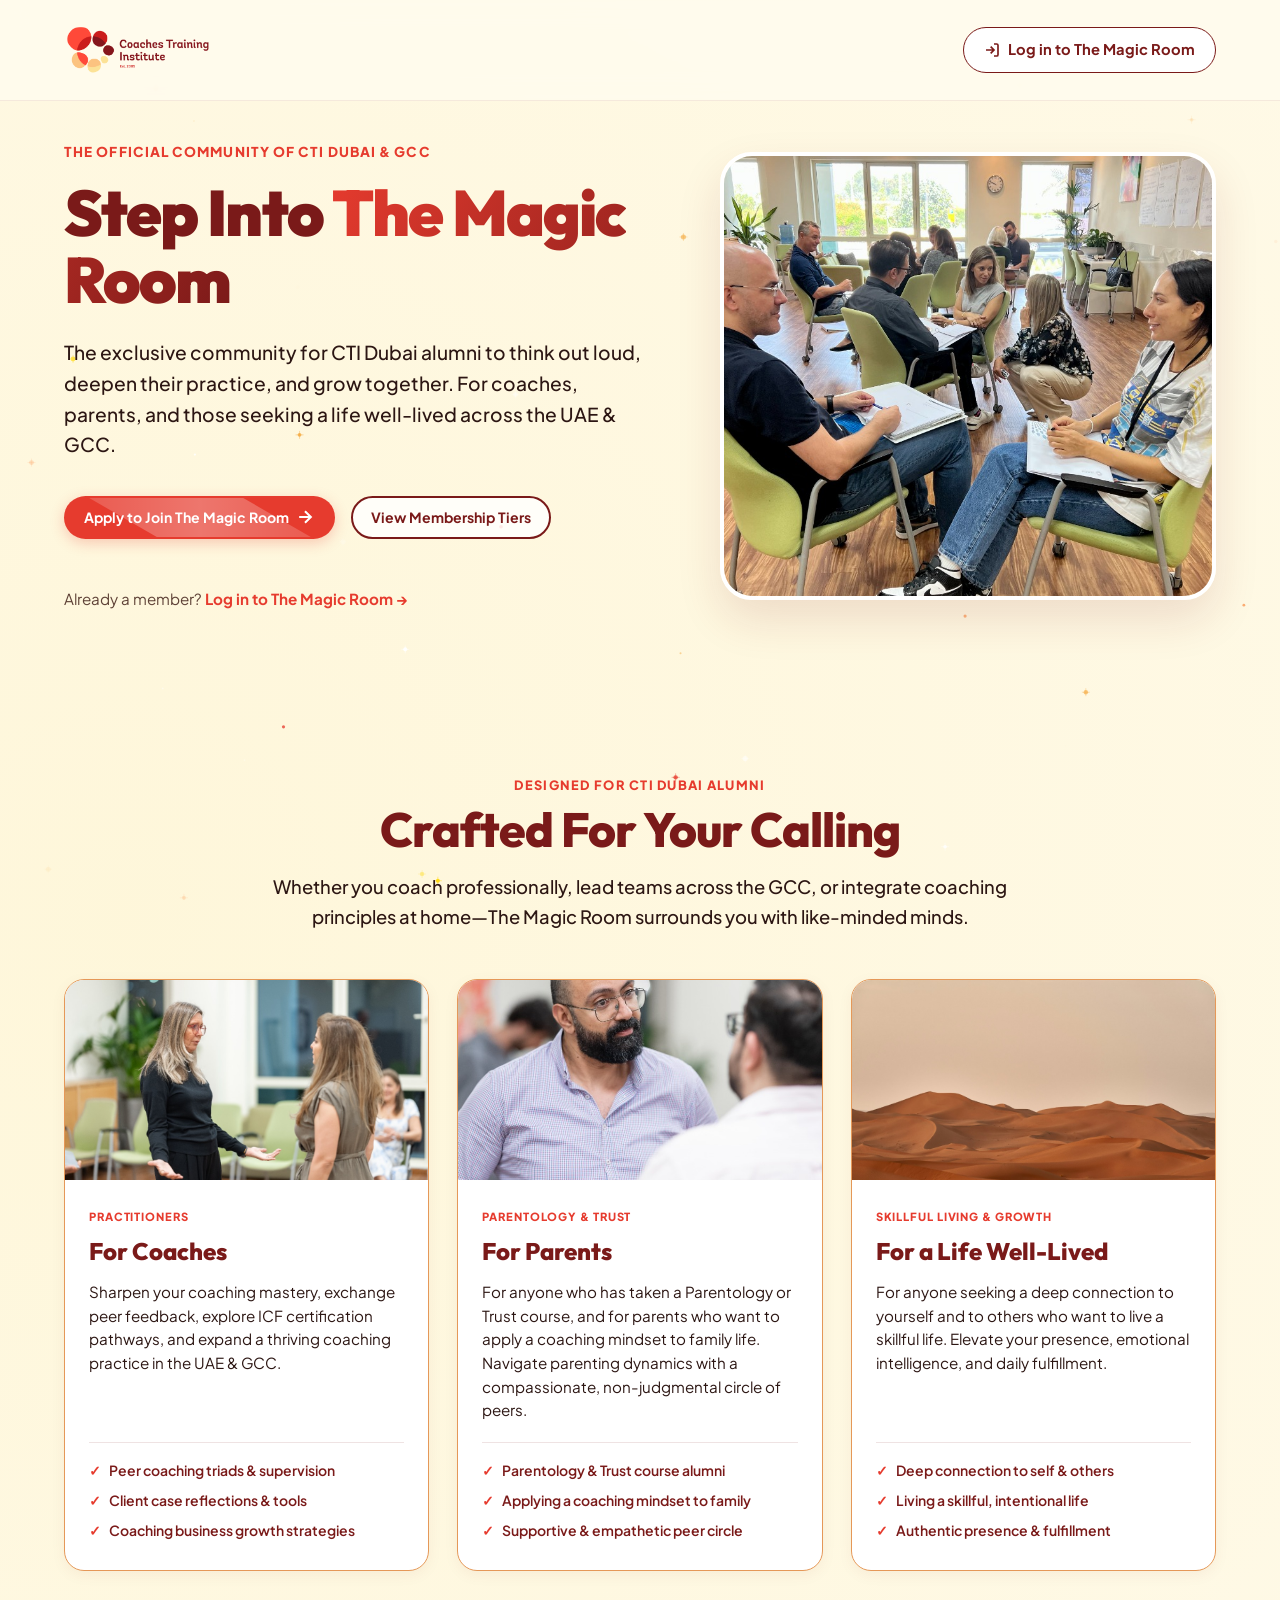
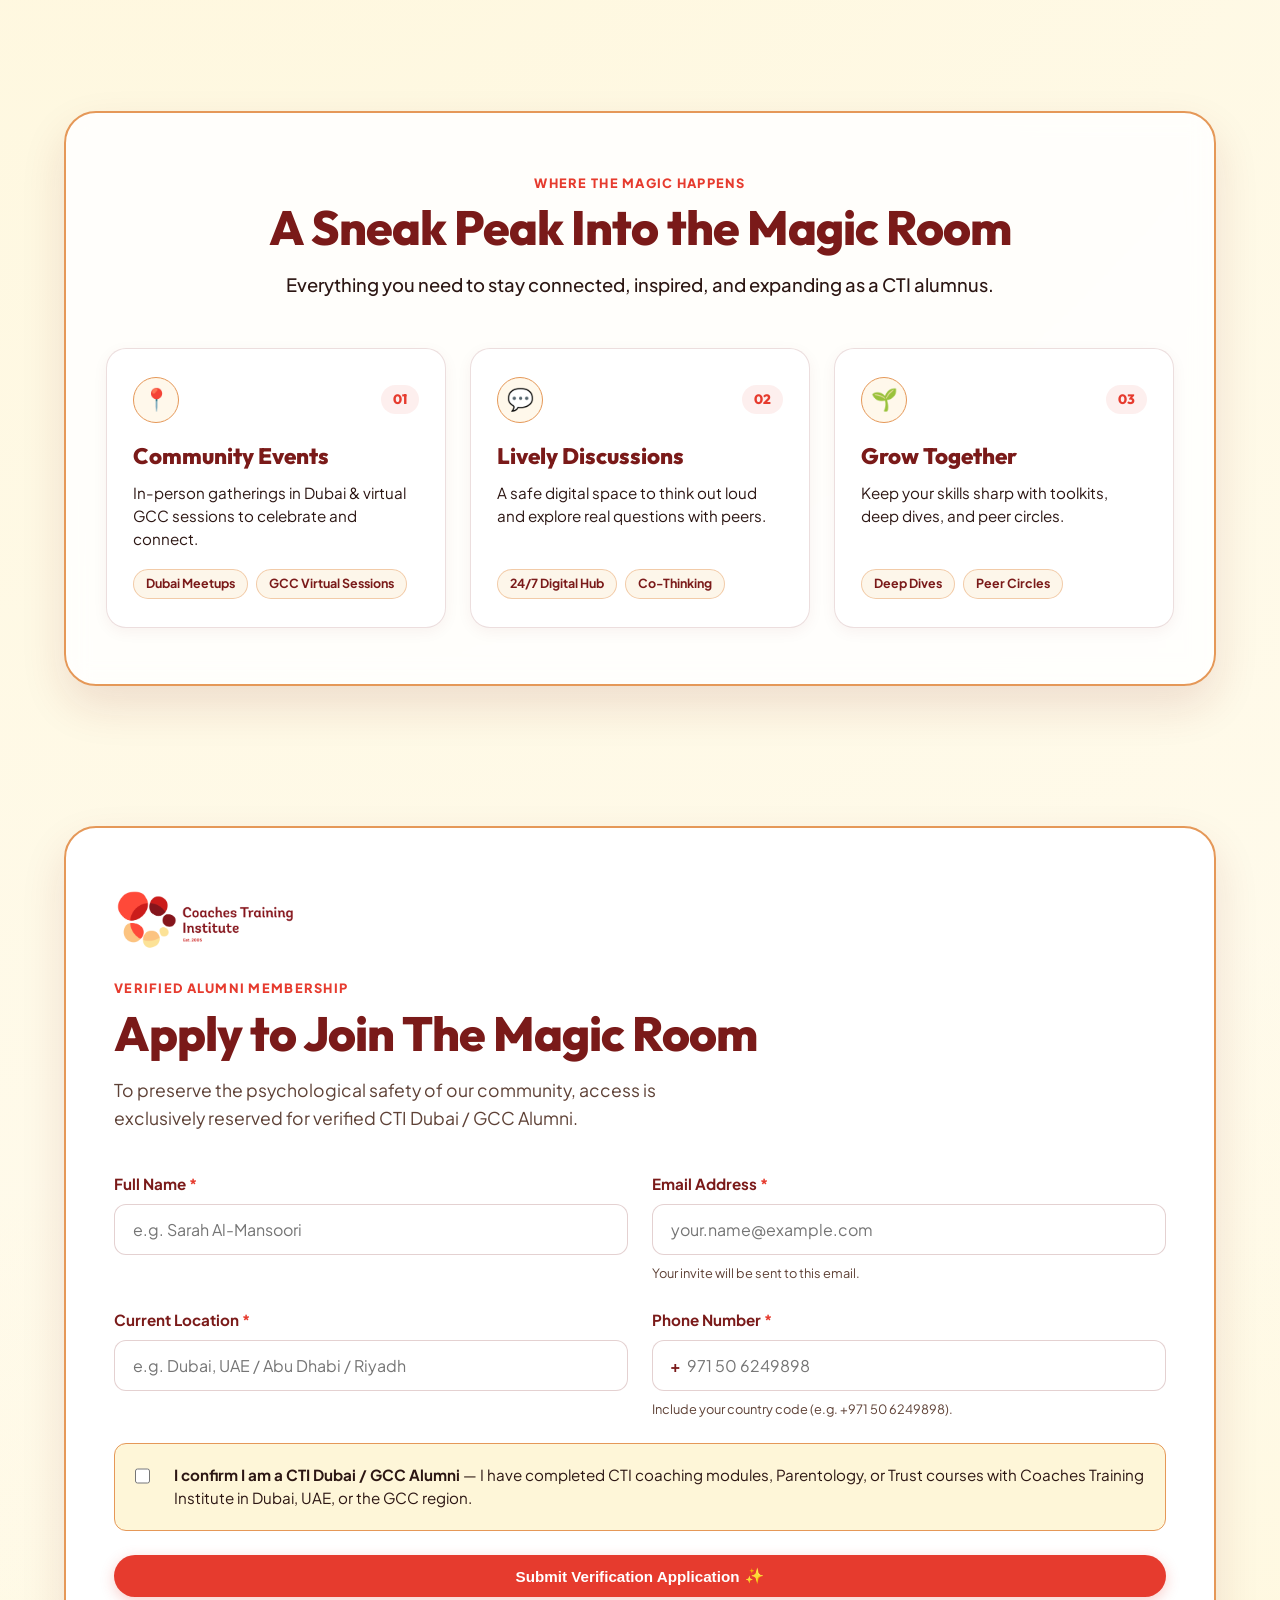
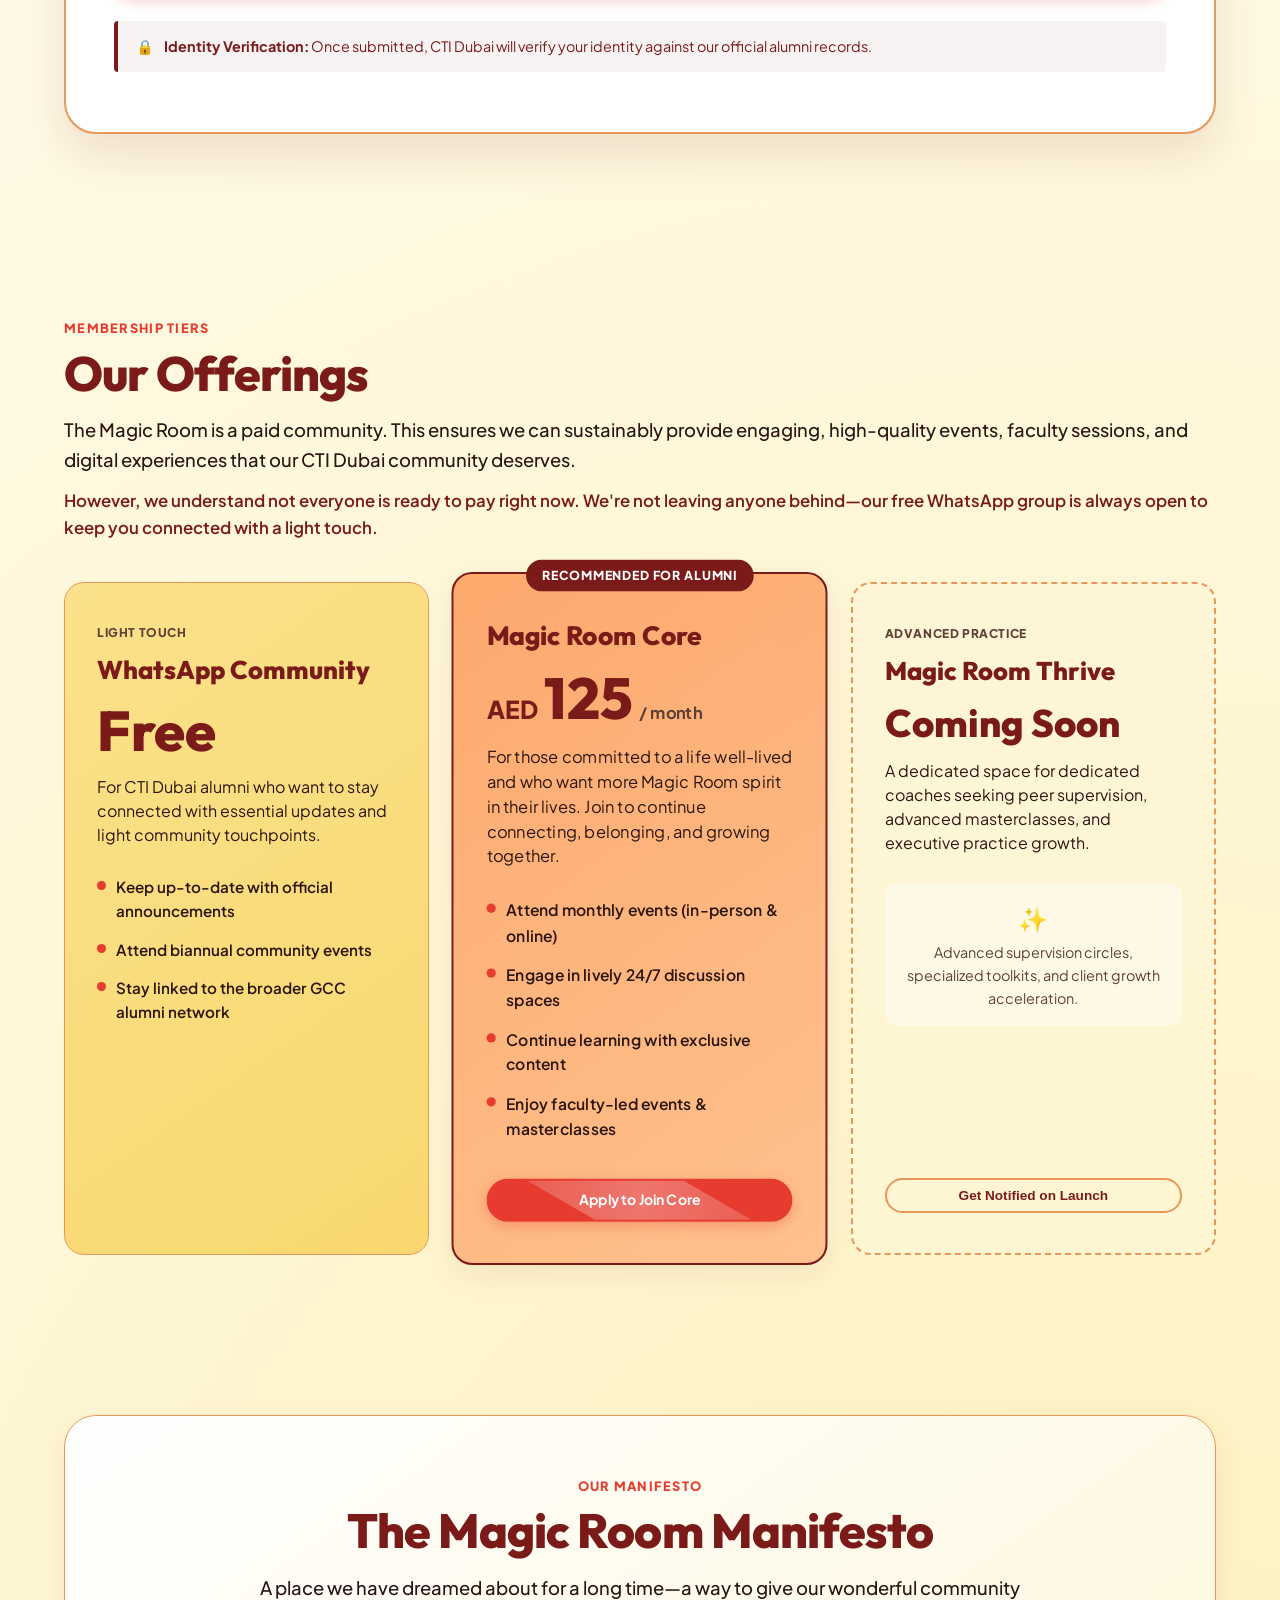
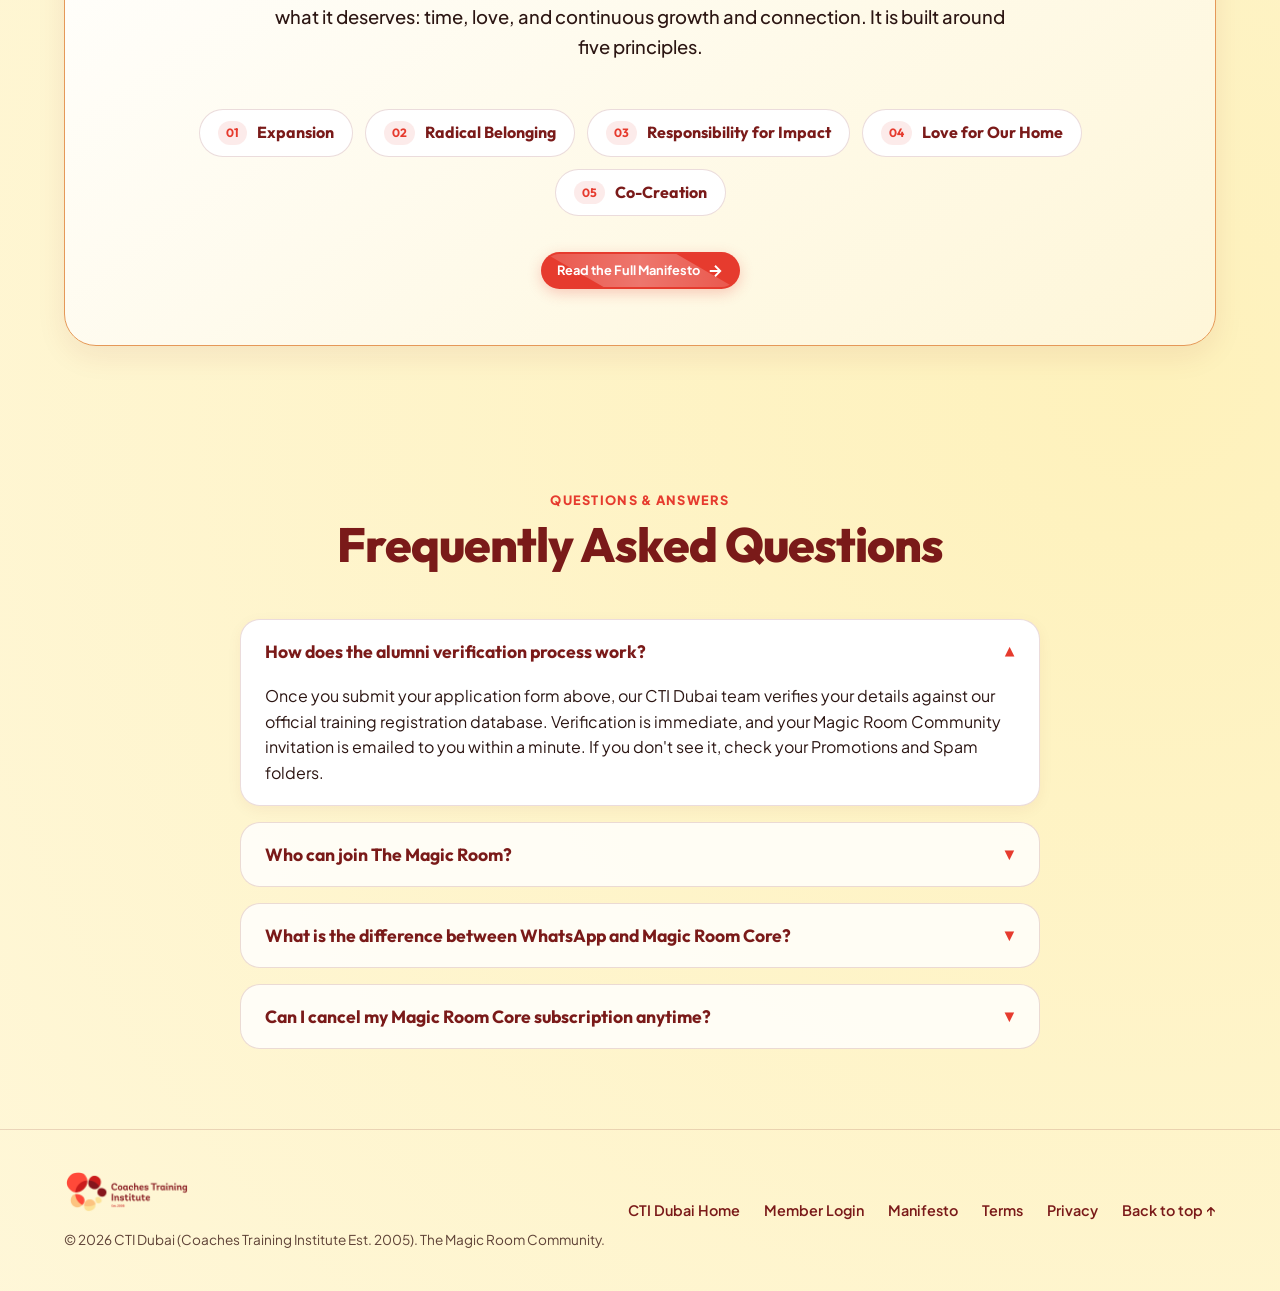
<file: index.html>
<!DOCTYPE html>
<html lang="en">
<head>
  <meta charset="UTF-8">
  <meta name="viewport" content="width=device-width, initial-scale=1.0">
  <title>The Magic Room | Official CTI Dubai & GCC Alumni Community</title>
  <meta name="description" content="The Magic Room is the official community space for Coaches Training Institute (CTI Dubai) alumni—coaches, parents, and leaders across the UAE & GCC.">
  
  <!-- Google Fonts -->
  <link rel="preconnect" href="https://fonts.googleapis.com">
  <link rel="preconnect" href="https://fonts.gstatic.com" crossorigin>
  <link href="https://fonts.googleapis.com/css2?family=Plus+Jakarta+Sans:wght@400;500;600;700;800&family=Outfit:wght@500;600;700;800;900&display=swap" rel="stylesheet">
  
  <!-- Favicon -->
  <link rel="icon" type="image/png" href="./images/favicon.png">
  <link rel="apple-touch-icon" href="./images/favicon.png">
  
  <link rel="stylesheet" href="index.css">
</head>
<body>

  <!-- Twinkling Ambient Sparkle Canvas for Subtle Touches of Magic -->
  <canvas id="magicSparkleCanvas"></canvas>

  <!-- Navigation Bar - Clean Branding / Logo Only -->
  <nav class="navbar">
    <div class="nav-container nav-brand-only">
      <a href="#" class="brand-logo">
        <img src="./images/cti_logo.png" alt="Coaches Training Institute Est. 2005" class="cti-main-logo">
      </a>
      <a href="https://community.magicroomgcc.com/" class="nav-login-btn" id="navLoginBtn">
        <svg width="16" height="16" viewBox="0 0 24 24" fill="none" stroke="currentColor" stroke-width="2.5"><path d="M15 3h4a2 2 0 0 1 2 2v14a2 2 0 0 1-2 2h-4M10 17l5-5-5-5M15 12H3"/></svg>
        <span>Log in to The Magic Room</span>
      </a>
    </div>
  </nav>

  <!-- Hero Section -->
  <section class="hero-section" id="about">
    <div class="hero-container">
      <div class="hero-content">
        <div class="hero-kicker-text">
          THE OFFICIAL COMMUNITY OF CTI DUBAI & GCC
        </div>
        
        <h1 class="hero-title">
          Step Into <span class="highlight-magic">The Magic Room</span>
        </h1>
        
        <p class="hero-subtitle">
          The exclusive community for CTI Dubai alumni to think out loud, deepen their practice, and grow together. For coaches, parents, and those seeking a life well-lived across the UAE &amp; GCC.
        </p>

        <div class="hero-cta-group">
          <a href="#apply-section" class="btn btn-primary btn-hero btn-sparkle">
            <span>Apply to Join The Magic Room</span>
            <svg width="20" height="20" viewBox="0 0 24 24" fill="none" stroke="currentColor" stroke-width="2.5"><path d="M5 12h14M12 5l7 7-7 7"/></svg>
          </a>
          <a href="#pricing" class="btn btn-secondary btn-hero">
            View Membership Tiers
          </a>
        </div>
        <p class="member-login-line">
          Already a member? <a href="https://community.magicroomgcc.com/" id="heroLoginLink">Log in to The Magic Room &rarr;</a>
        </p>
      </div>

      <div class="hero-visual">
        <div class="visual-card">
          <img src="./images/cti_dubai_workshop_room.jpg" alt="CTI Dubai Community Workshop Room" class="visual-img">
        </div>
      </div>
    </div>
  </section>

  <!-- Audience Persona Section: Who It's For -->
  <section class="persona-section" id="who-its-for">
    <div class="section-container">
      <div class="section-header center">
        <span class="section-kicker">DESIGNED FOR CTI DUBAI ALUMNI</span>
        <h2 class="section-title">Crafted For Your Calling</h2>
        <p class="section-description">
          Whether you coach professionally, lead teams across the GCC, or integrate coaching principles at home—The Magic Room surrounds you with like-minded minds.
        </p>
      </div>

      <div class="persona-grid">
        <!-- Persona 1: Coaches -->
        <div class="persona-card">
          <div class="persona-img-box">
            <img src="./images/co_active_coaching_women.jpg" alt="Professional Coaching Practice" class="persona-img">
          </div>
          <div class="persona-card-body">
            <div class="persona-tag">PRACTITIONERS</div>
            <h3 class="persona-title">For Coaches</h3>
            <p class="persona-text">
              Sharpen your coaching mastery, exchange peer feedback, explore ICF certification pathways, and expand a thriving coaching practice in the UAE & GCC.
            </p>
            <ul class="persona-list">
              <li>Peer coaching triads & supervision</li>
              <li>Client case reflections & tools</li>
              <li>Coaching business growth strategies</li>
            </ul>
          </div>
        </div>

        <!-- Persona 2: Parents -->
        <div class="persona-card">
          <div class="persona-img-box">
            <img src="./images/co_active_coaching_man.jpg" alt="Transformational Listening for Parents" class="persona-img">
          </div>
          <div class="persona-card-body">
            <div class="persona-tag">PARENTOLOGY & TRUST</div>
            <h3 class="persona-title">For Parents</h3>
            <p class="persona-text">
              For anyone who has taken a Parentology or Trust course, and for parents who want to apply a coaching mindset to family life. Navigate parenting dynamics with a compassionate, non-judgmental circle of peers.
            </p>
            <ul class="persona-list">
              <li>Parentology & Trust course alumni</li>
              <li>Applying a coaching mindset to family</li>
              <li>Supportive & empathetic peer circle</li>
            </ul>
          </div>
        </div>

        <!-- Persona 3: For a Life Well-Lived -->
        <div class="persona-card">
          <div class="persona-img-box">
            <img src="./images/desert_dunes_day.jpg" alt="A Life Well-Lived" class="persona-img">
          </div>
          <div class="persona-card-body">
            <div class="persona-tag">SKILLFUL LIVING & GROWTH</div>
            <h3 class="persona-title">For a Life Well-Lived</h3>
            <p class="persona-text">
              For anyone seeking a deep connection to yourself and to others who want to live a skillful life. Elevate your presence, emotional intelligence, and daily fulfillment.
            </p>
            <ul class="persona-list">
              <li>Deep connection to self & others</li>
              <li>Living a skillful, intentional life</li>
              <li>Authentic presence & fulfillment</li>
            </ul>
          </div>
        </div>
      </div>
    </div>
  </section>


  <!-- Community Pillars Section -->
  <section class="pillars-section" id="pillars">
    <div class="section-container">
      <div class="pillars-wrapper">
        <div class="section-header center">
          <span class="section-kicker">WHERE THE MAGIC HAPPENS</span>
          <h2 class="section-title">A Sneak Peak Into the Magic Room</h2>
          <p class="section-description">
            Everything you need to stay connected, inspired, and expanding as a CTI alumnus.
          </p>
        </div>

        <div class="pillars-grid-v2">
          <!-- Pillar 1 -->
          <div class="pillar-card-v2">
            <div class="pillar-top-bar">
              <div class="pillar-icon-badge">📍</div>
              <span class="pillar-num-pill">01</span>
            </div>
            <h3 class="pillar-title-v2">Community Events</h3>
            <p class="pillar-short-desc">In-person gatherings in Dubai & virtual GCC sessions to celebrate and connect.</p>
            <div class="pillar-tags">
              <span class="pillar-chip">Dubai Meetups</span>
              <span class="pillar-chip">GCC Virtual Sessions</span>
            </div>
          </div>

          <!-- Pillar 2 -->
          <div class="pillar-card-v2">
            <div class="pillar-top-bar">
              <div class="pillar-icon-badge">💬</div>
              <span class="pillar-num-pill">02</span>
            </div>
            <h3 class="pillar-title-v2">Lively Discussions</h3>
            <p class="pillar-short-desc">A safe digital space to think out loud and explore real questions with peers.</p>
            <div class="pillar-tags">
              <span class="pillar-chip">24/7 Digital Hub</span>
              <span class="pillar-chip">Co-Thinking</span>
            </div>
          </div>

          <!-- Pillar 3 -->
          <div class="pillar-card-v2">
            <div class="pillar-top-bar">
              <div class="pillar-icon-badge">🌱</div>
              <span class="pillar-num-pill">03</span>
            </div>
            <h3 class="pillar-title-v2">Grow Together</h3>
            <p class="pillar-short-desc">Keep your skills sharp with toolkits, deep dives, and peer circles.</p>
            <div class="pillar-tags">
              <span class="pillar-chip">Deep Dives</span>
              <span class="pillar-chip">Peer Circles</span>
            </div>
          </div>
        </div>
      </div>
    </div>
  </section>


  <!-- CORE SECTION: APPLICATION TO JOIN THE MAGIC ROOM -->
  <section class="apply-section" id="apply-section">
    <div class="section-container">
      <div class="apply-card-container">
        
        <div class="apply-header">
          <div class="apply-logo-badge">
            <img src="./images/cti_logo.png" alt="CTI Dubai Logo" class="form-logo">
          </div>
          <span class="section-kicker">VERIFIED ALUMNI MEMBERSHIP</span>
          <h2 class="section-title">Apply to Join The Magic Room</h2>
          <p class="apply-subtitle">
            To preserve the psychological safety of our community, access is exclusively reserved for verified CTI Dubai / GCC Alumni.
          </p>
        </div>

        <!-- Application Form (Netlify Form Enabled) -->
        <form class="apply-form" id="magicApplyForm" name="alumni-application" method="POST" data-netlify="true">
          <input type="hidden" name="form-name" value="alumni-application">

          <div class="form-grid-2">
            <!-- Full Name -->
            <div class="form-group">
              <label for="fullName" class="form-label">Full Name <span class="required-star">*</span></label>
              <input type="text" id="fullName" name="full_name" class="form-control" placeholder="e.g. Sarah Al-Mansoori" required>
            </div>

            <!-- Email Address -->
            <div class="form-group">
              <label for="emailAddr" class="form-label">Email Address <span class="required-star">*</span></label>
              <input type="email" id="emailAddr" name="email" class="form-control" placeholder="your.name@example.com" required>
              <span class="form-hint">Your invite will be sent to this email.</span>
            </div>
          </div>

          <div class="form-grid-2">
            <!-- Location -->
            <div class="form-group">
              <label for="userLocation" class="form-label">Current Location <span class="required-star">*</span></label>
              <input type="text" id="userLocation" name="location" class="form-control" placeholder="e.g. Dubai, UAE / Abu Dhabi / Riyadh" required>
            </div>

            <!-- Phone Number with Country Code -->
            <div class="form-group">
              <label for="phoneNumber" class="form-label">Phone Number <span class="required-star">*</span></label>
              <div class="phone-input-wrap">
                <span class="phone-plus-prefix">+</span>
                <input type="tel" inputmode="numeric" id="phoneNumber" name="phone_number" class="form-control phone-num-input" placeholder="971 50 6249898" pattern="[0-9 ]{7,20}" required>
                <span class="phone-country-badge" id="phoneCountryBadge" aria-live="polite"></span>
                <input type="hidden" name="detected_country" id="detectedCountry">
              </div>
              <span class="form-hint" id="phoneFormatHint">Include your country code (e.g. +971 50 6249898).</span>
            </div>
          </div>

          <!-- Alumni Confirmation Checkbox -->
          <div class="form-group form-checkbox-group">
            <label class="checkbox-container">
              <input type="checkbox" id="alumniConfirm" name="alumni_confirmation" value="Confirmed CTI Dubai Alumni" required>
              <span class="checkbox-checkmark"></span>
              <span class="checkbox-text">
                <strong>I confirm I am a CTI Dubai / GCC Alumni</strong> — I have completed CTI coaching modules, Parentology, or Trust courses with Coaches Training Institute in Dubai, UAE, or the GCC region.
              </span>
            </label>
          </div>

          <!-- Submit Button -->
          <div class="form-submit-wrap">
            <button type="submit" class="btn btn-primary btn-submit-magic">
              <span>Submit Verification Application</span>
              <span class="magic-btn-sparkle">✨</span>
            </button>
          </div>

          <!-- Identity Verification Notice -->
          <div class="verification-notice">
            <span class="shield-icon">🔒</span>
            <span><strong>Identity Verification:</strong> Once submitted, CTI Dubai will verify your identity against our official alumni records.</span>
          </div>

        </form>

        <!-- Success Confirmation State (Hidden until submitted) -->
        <div class="apply-success-state" id="applySuccessState" style="display: none;">
          <div class="success-icon-wrap">
            <span class="success-sparkle">✨</span>
          </div>
          <h3 class="success-title">Application Submitted Successfully!</h3>
          <p class="success-message">
            Thank you, <strong id="successNameDisplay">Alumni</strong>! Your verification details have been received by CTI Dubai.
          </p>
          <div class="success-steps-box">
            <div class="success-step-item">
              <span class="step-num">1</span>
              <span>Your registration is being verified instantly against our official CTI Dubai records.</span>
            </div>
            <div class="success-step-item">
              <span class="step-num">2</span>
              <span>An email with your invite link (or a request for more information) is on its way to <strong id="successEmailDisplay">your email</strong>. It should arrive <strong>within 1 minute</strong>.
                <span class="email-countdown" id="emailCountdown" aria-live="polite"></span>
              </span>
            </div>
          </div>

          <!-- Promotions / Spam Callout -->
          <div class="spam-callout" id="spamCallout" role="alert">
            <div class="spam-callout-head">
              <span class="spam-icon">📬</span>
              <strong id="spamCalloutTitle">Not in your inbox? Check your Promotions &amp; Spam folders</strong>
            </div>
            <ul class="spam-tips">
              <li><strong>Gmail:</strong> look in the <em>Promotions</em> or <em>Updates</em> tab, then the <em>Spam</em> folder.</li>
              <li><strong>Outlook / Hotmail:</strong> check the <em>Other</em> tab and the <em>Junk Email</em> folder.</li>
              <li>Found it there? Mark it as <em>&ldquo;Not spam&rdquo;</em> and move it to your inbox so you never miss a Magic Room event.</li>
            </ul>
            <div class="spam-actions" id="spamActions"></div>
          </div>
          <button class="btn btn-secondary mt-4" id="resetAppFormBtn">Submit Another Application</button>
          <p class="member-login-line">
            Already received your invite? <a href="https://community.magicroomgcc.com/" id="successLoginLink">Log in to The Magic Room &rarr;</a>
          </p>
        </div>

      </div>
    </div>
  </section>

  <!-- Transparency on Price & Membership Tiers Section -->
  <section class="pricing-section" id="pricing">
    <div class="section-container">
      <div class="pricing-header center">
        <span class="section-kicker">MEMBERSHIP TIERS</span>
        <h2 class="section-title">Our Offerings</h2>
        
        <p class="pricing-lead">
          The Magic Room is a paid community. This ensures we can sustainably provide engaging, high-quality events, faculty sessions, and digital experiences that our CTI Dubai community deserves.
        </p>

        <p class="pricing-sublead">
          However, we understand not everyone is ready to pay right now. We're not leaving anyone behind—our free WhatsApp group is always open to keep you connected with a light touch.
        </p>
      </div>

      <!-- Pricing Cards Grid -->
      <div class="pricing-grid">

        <!-- Card 1: WhatsApp (Free) -->
        <div class="pricing-card card-whatsapp">
          <div class="card-badge-top">LIGHT TOUCH</div>
          <h3 class="tier-name">WhatsApp Community</h3>
          
          <div class="tier-price-box">
            <span class="tier-price-val">Free</span>
          </div>

          <p class="tier-desc">
            For CTI Dubai alumni who want to stay connected with essential updates and light community touchpoints.
          </p>

          <ul class="tier-checklist">
            <li><span class="check-dot"></span>Keep up-to-date with official announcements</li>
            <li><span class="check-dot"></span>Attend biannual community events</li>
            <li><span class="check-dot"></span>Stay linked to the broader GCC alumni network</li>
          </ul>
        </div>

        <!-- Card 2: Magic Room Core (Featured) -->
        <div class="pricing-card card-core featured">
          <div class="card-badge-featured">RECOMMENDED FOR ALUMNI</div>
          <h3 class="tier-name">Magic Room Core</h3>
          
          <div class="tier-price-box">
            <span class="tier-currency">AED</span>
            <span class="tier-price-val">125</span>
            <span class="tier-price-sub">/ month</span>
          </div>

          <p class="tier-desc">
            For those committed to a life well-lived and who want more Magic Room spirit in their lives. Join to continue connecting, belonging, and growing together.
          </p>

          <ul class="tier-checklist">
            <li><span class="check-dot"></span>Attend monthly events (in-person & online)</li>
            <li><span class="check-dot"></span>Engage in lively 24/7 discussion spaces</li>
            <li><span class="check-dot"></span>Continue learning with exclusive content</li>
            <li><span class="check-dot"></span>Enjoy faculty-led events & masterclasses</li>
          </ul>

          <div class="card-cta-wrap">
            <a href="#apply-section" class="btn btn-primary-full btn-sparkle">
              Apply to Join Core
            </a>
          </div>
        </div>

        <!-- Card 3: Magic Room Thrive (Coming Soon) -->
        <div class="pricing-card card-thrive">
          <div class="card-badge-top">ADVANCED PRACTICE</div>
          <h3 class="tier-name">Magic Room Thrive</h3>
          
          <div class="tier-price-box">
            <span class="tier-price-val coming-soon">Coming Soon</span>
          </div>

          <p class="tier-desc">
            A dedicated space for dedicated coaches seeking peer supervision, advanced masterclasses, and executive practice growth.
          </p>

          <div class="thrive-box">
            <span class="sparkle">✨</span>
            <p>Advanced supervision circles, specialized toolkits, and client growth acceleration.</p>
          </div>

          <div class="card-cta-wrap">
            <button class="btn btn-outline-full" id="notifyThriveBtn">
              Get Notified on Launch
            </button>
          </div>
        </div>

      </div>
    </div>
  </section>


  <!-- Manifesto Teaser Section -->
  <section class="manifesto-section" id="manifesto">
    <div class="section-container">
      <div class="manifesto-card">
        <div class="section-header center">
          <span class="section-kicker">OUR MANIFESTO</span>
          <h2 class="section-title">The Magic Room Manifesto</h2>
          <p class="section-description">
            A place we have dreamed about for a long time&mdash;a way to give our wonderful community what it deserves: time, love, and continuous growth and connection. It is built around five principles.
          </p>
        </div>

        <ol class="manifesto-principles">
          <li><span class="mp-num">01</span>Expansion</li>
          <li><span class="mp-num">02</span>Radical Belonging</li>
          <li><span class="mp-num">03</span>Responsibility for Impact</li>
          <li><span class="mp-num">04</span>Love for Our Home</li>
          <li><span class="mp-num">05</span>Co-Creation</li>
        </ol>

        <div class="manifesto-cta">
          <a href="manifesto.html" class="btn btn-primary btn-sparkle" id="readManifestoBtn">
            <span>Read the Full Manifesto</span>
            <svg width="18" height="18" viewBox="0 0 24 24" fill="none" stroke="currentColor" stroke-width="2.5"><path d="M5 12h14M12 5l7 7-7 7"/></svg>
          </a>
        </div>
      </div>
    </div>
  </section>

  <!-- FAQ Section -->
  <section class="faq-section" id="faq">
    <div class="section-container">
      <div class="section-header center">
        <span class="section-kicker">QUESTIONS & ANSWERS</span>
        <h2 class="section-title">Frequently Asked Questions</h2>
      </div>

      <div class="faq-accordion">
        <div class="faq-item active">
          <button class="faq-question">
            <span>How does the alumni verification process work?</span>
            <span class="faq-icon">▼</span>
          </button>
          <div class="faq-answer">
            <p>Once you submit your application form above, our CTI Dubai team verifies your details against our official training registration database. Verification is immediate, and your Magic Room Community invitation is emailed to you within a minute. If you don't see it, check your Promotions and Spam folders.</p>
          </div>
        </div>

        <div class="faq-item">
          <button class="faq-question">
            <span>Who can join The Magic Room?</span>
            <span class="faq-icon">▼</span>
          </button>
          <div class="faq-answer">
            <p>The Magic Room is designed specifically for coaches, parents, and leaders who have attended training with The Coaches Training Institute (CTI) in Dubai, UAE, or the wider GCC region.</p>
          </div>
        </div>

        <div class="faq-item">
          <button class="faq-question">
            <span>What is the difference between WhatsApp and Magic Room Core?</span>
            <span class="faq-icon">▼</span>
          </button>
          <div class="faq-answer">
            <p>WhatsApp is a free, light-touch broadcast and chat channel for biannual community events and announcements. Magic Room Core is the full Magic Room Community experience, offering monthly in-person & online events, faculty circles, searchable topic spaces, event recordings, and active peer coaching.</p>
          </div>
        </div>

        <div class="faq-item">
          <button class="faq-question">
            <span>Can I cancel my Magic Room Core subscription anytime?</span>
            <span class="faq-icon">▼</span>
          </button>
          <div class="faq-answer">
            <p>Yes, absolutely. You can pause or cancel your subscription anytime directly from your Magic Room Community account settings with no long-term commitments.</p>
          </div>
        </div>
      </div>
    </div>
  </section>

  <!-- Footer -->
  <footer class="footer">
    <div class="footer-container">
      <div class="footer-brand">
        <img src="./images/cti_logo.png" alt="Coaches Training Institute Est. 2005" class="footer-logo">
        <p class="footer-copy">© 2026 CTI Dubai (Coaches Training Institute Est. 2005). The Magic Room Community.</p>
      </div>

      <div class="footer-nav">
        <a href="https://www.coactivedubai.com" target="_blank" rel="noopener">CTI Dubai Home</a>
        <a href="https://community.magicroomgcc.com/" id="footerLoginLink">Member Login</a>
        <a href="manifesto.html">Manifesto</a>
        <a href="https://magicroom.circle.so/terms" target="_blank">Terms</a>
        <a href="https://magicroom.circle.so/privacy" target="_blank">Privacy</a>
        <a href="#about">Back to top ↑</a>
      </div>
    </div>
  </footer>

  <!-- Modal: Waitlist Notification -->
  <div class="modal-overlay" id="notifyModalOverlay">
    <div class="modal-card modal-small">
      <div class="modal-header">
        <h3>Magic Room Thrive</h3>
        <button class="modal-close" id="closeNotifyModalBtn">&times;</button>
      </div>
      <div class="modal-body">
        <p class="modal-intro">
          Enter your email to get notified when <strong>Magic Room Thrive</strong> launches for dedicated CTI coaches.
        </p>
        <form id="waitlistForm" onsubmit="event.preventDefault(); alert('Thank you! You are on the Thrive waitlist.'); document.getElementById('notifyModalOverlay').classList.remove('active');">
          <input type="email" required placeholder="Enter your email address" class="form-input">
          <button type="submit" class="btn btn-primary-full mt-3">Notify Me</button>
        </form>
      </div>
    </div>
  </div>

  <script src="script.js"></script>
</body>
</html>
</file>
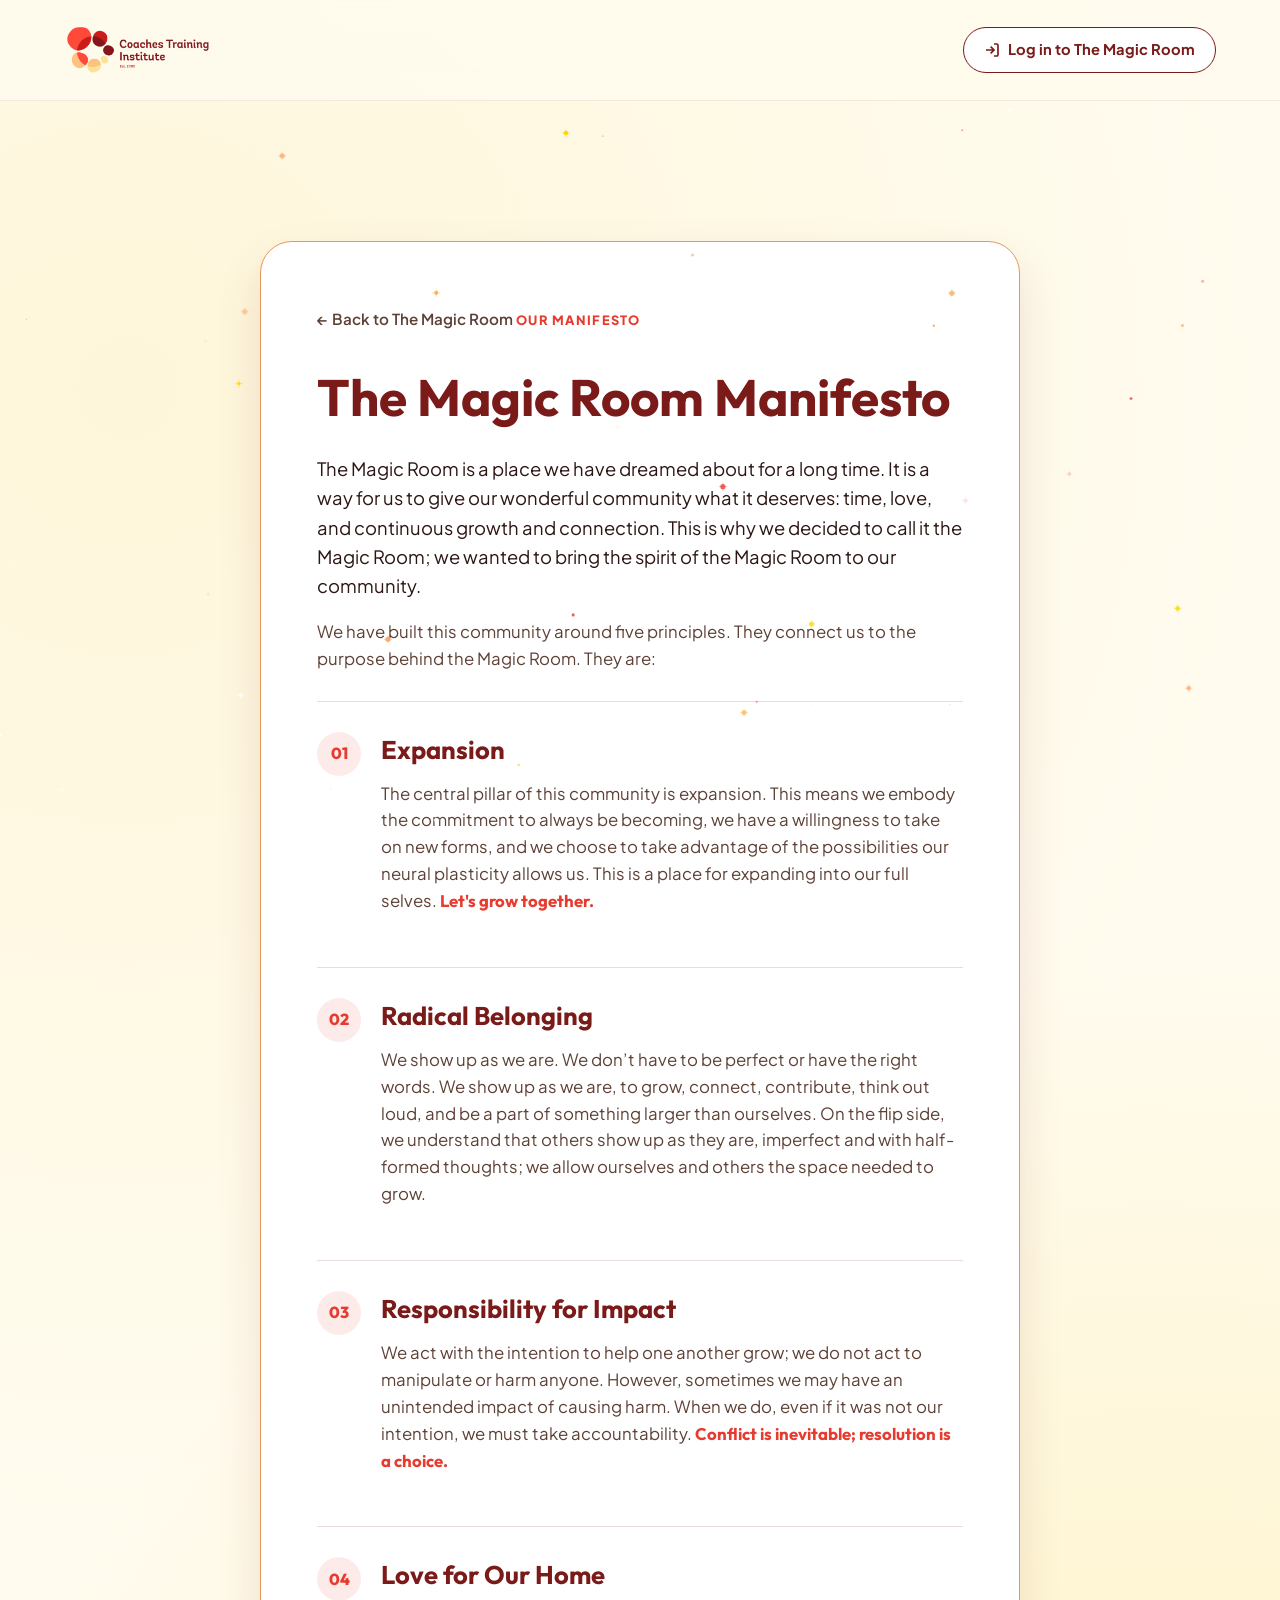
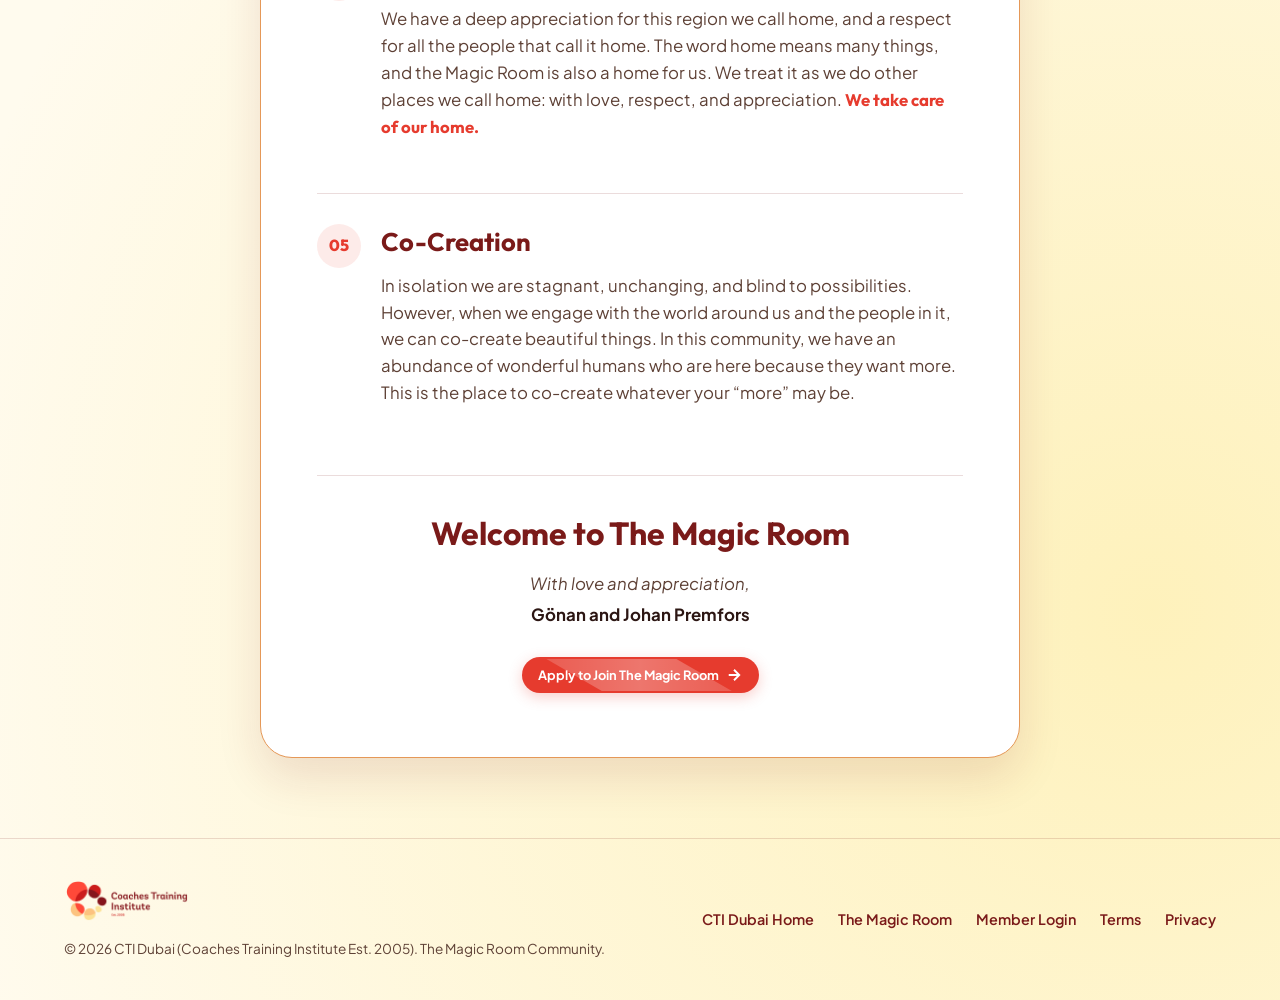
<file: manifesto.html>
<!DOCTYPE html>
<html lang="en">
<head>
  <meta charset="UTF-8">
  <meta name="viewport" content="width=device-width, initial-scale=1.0">
  <title>The Magic Room Manifesto | CTI Dubai &amp; GCC Alumni Community</title>
  <meta name="description" content="The Magic Room Manifesto: the five principles behind the official CTI Dubai &amp; GCC alumni community. Expansion, Radical Belonging, Responsibility for Impact, Love for Our Home, and Co-Creation.">

  <link rel="preconnect" href="https://fonts.googleapis.com">
  <link rel="preconnect" href="https://fonts.gstatic.com" crossorigin>
  <link href="https://fonts.googleapis.com/css2?family=Plus+Jakarta+Sans:wght@400;500;600;700;800&family=Outfit:wght@500;600;700;800;900&display=swap" rel="stylesheet">

  <link rel="stylesheet" href="index.css">
</head>
<body>

  <canvas id="magicSparkleCanvas"></canvas>

  <nav class="navbar">
    <div class="nav-container nav-brand-only">
      <a href="index.html" class="brand-logo">
        <img src="./images/cti_logo.png" alt="Coaches Training Institute Est. 2005" class="cti-main-logo">
      </a>
      <a href="https://community.magicroomgcc.com/" class="nav-login-btn" id="navLoginBtn">
        <svg width="16" height="16" viewBox="0 0 24 24" fill="none" stroke="currentColor" stroke-width="2.5"><path d="M15 3h4a2 2 0 0 1 2 2v14a2 2 0 0 1-2 2h-4M10 17l5-5-5-5M15 12H3"/></svg>
        <span>Log in to The Magic Room</span>
      </a>
    </div>
  </nav>

  <main class="manifesto-page">
    <article class="manifesto-article">
      <a href="index.html#manifesto" class="manifesto-back" id="manifestoBackLink">&larr; Back to The Magic Room</a>

      <span class="section-kicker">OUR MANIFESTO</span>
      <h1>The Magic Room Manifesto</h1>

      <p class="lead">
        The Magic Room is a place we have dreamed about for a long time. It is a way for us to give our wonderful community what it deserves: time, love, and continuous growth and connection. This is why we decided to call it the Magic Room; we wanted to bring the spirit of the Magic Room to our community.
      </p>
      <p>
        We have built this community around five principles. They connect us to the purpose behind the Magic Room. They are:
      </p>

      <section class="principle-block">
        <span class="principle-num">01</span>
        <h2>Expansion</h2>
        <p>
          The central pillar of this community is expansion. This means we embody the commitment to always be becoming, we have a willingness to take on new forms, and we choose to take advantage of the possibilities our neural plasticity allows us. This is a place for expanding into our full selves. <span class="pull">Let's grow together.</span>
        </p>
      </section>

      <section class="principle-block">
        <span class="principle-num">02</span>
        <h2>Radical Belonging</h2>
        <p>
          We show up as we are. We don&rsquo;t have to be perfect or have the right words. We show up as we are, to grow, connect, contribute, think out loud, and be a part of something larger than ourselves. On the flip side, we understand that others show up as they are, imperfect and with half-formed thoughts; we allow ourselves and others the space needed to grow.
        </p>
      </section>

      <section class="principle-block">
        <span class="principle-num">03</span>
        <h2>Responsibility for Impact</h2>
        <p>
          We act with the intention to help one another grow; we do not act to manipulate or harm anyone. However, sometimes we may have an unintended impact of causing harm. When we do, even if it was not our intention, we must take accountability. <span class="pull">Conflict is inevitable; resolution is a choice.</span>
        </p>
      </section>

      <section class="principle-block">
        <span class="principle-num">04</span>
        <h2>Love for Our Home</h2>
        <p>
          We have a deep appreciation for this region we call home, and a respect for all the people that call it home. The word home means many things, and the Magic Room is also a home for us. We treat it as we do other places we call home: with love, respect, and appreciation. <span class="pull">We take care of our home.</span>
        </p>
      </section>

      <section class="principle-block">
        <span class="principle-num">05</span>
        <h2>Co-Creation</h2>
        <p>
          In isolation we are stagnant, unchanging, and blind to possibilities. However, when we engage with the world around us and the people in it, we can co-create beautiful things. In this community, we have an abundance of wonderful humans who are here because they want more. This is the place to co-create whatever your &ldquo;more&rdquo; may be.
        </p>
      </section>

      <div class="manifesto-signoff">
        <h2>Welcome to The Magic Room</h2>
        <p class="signature">
          With love and appreciation,
          <strong>G&ouml;nan and Johan Premfors</strong>
        </p>
        <a href="index.html#apply-section" class="btn btn-primary btn-sparkle" id="manifestoApplyBtn">
          <span>Apply to Join The Magic Room</span>
          <svg width="18" height="18" viewBox="0 0 24 24" fill="none" stroke="currentColor" stroke-width="2.5"><path d="M5 12h14M12 5l7 7-7 7"/></svg>
        </a>
      </div>
    </article>
  </main>

  <footer class="footer">
    <div class="footer-container">
      <div class="footer-brand">
        <img src="./images/cti_logo.png" alt="Coaches Training Institute Est. 2005" class="footer-logo">
        <p class="footer-copy">&copy; 2026 CTI Dubai (Coaches Training Institute Est. 2005). The Magic Room Community.</p>
      </div>
      <div class="footer-nav">
        <a href="https://www.coactivedubai.com" target="_blank" rel="noopener">CTI Dubai Home</a>
        <a href="index.html">The Magic Room</a>
        <a href="https://community.magicroomgcc.com/" id="footerLoginLink">Member Login</a>
        <a href="https://magicroom.circle.so/terms" target="_blank">Terms</a>
        <a href="https://magicroom.circle.so/privacy" target="_blank">Privacy</a>
      </div>
    </div>
  </footer>

  <script src="script.js"></script>
</body>
</html>
</file>
<file: index.css>
/* ==========================================================================
   THE MAGIC ROOM - WORLD-CLASS CTI DUBAI & GCC LANDING PAGE STYLES
   With Official CTI Logo Only Header, Alumni Verification & Magic Touches
   ========================================================================== */

:root {
  /* Color Palette matching CTI Logo */
  --color-canvas: #fffbee;
  --color-canvas-light: #fef6d8;
  --color-canvas-warm: #fde88a;
  
  --color-crimson: #7a1a19;
  --color-maroon: #821514;
  --color-dark: #2c1613;
  --color-muted: #5e4136;
  
  --color-red: #e63b2e;
  --color-red-hover: #c92c20;
  --color-amber: #f5a638;
  --color-peach: #fca96d;
  
  --color-border-amber: #e59858;
  --color-border-light: rgba(122, 26, 25, 0.15);
  
  /* Typography */
  --font-heading: 'Outfit', 'Plus Jakarta Sans', -apple-system, sans-serif;
  --font-body: 'Plus Jakarta Sans', -apple-system, sans-serif;
  
  /* Radius & Shadows */
  --radius-sm: 12px;
  --radius-md: 20px;
  --radius-lg: 32px;
  --radius-pill: 9999px;
  
  --shadow-sm: 0 4px 15px rgba(122, 26, 25, 0.05);
  --shadow-md: 0 10px 30px rgba(122, 26, 25, 0.08);
  --shadow-lg: 0 20px 45px rgba(122, 26, 25, 0.12);
  --shadow-glow: 0 0 25px rgba(230, 59, 46, 0.25);
}

/* Base Resets */
*, *::before, *::after {
  box-sizing: border-box;
  margin: 0;
  padding: 0;
}

html {
  scroll-behavior: smooth;
  font-size: 16px;
}

body {
  background-color: var(--color-canvas);
  background-image: 
    radial-gradient(circle at 10% 15%, rgba(254, 246, 216, 0.9) 0%, transparent 45%),
    radial-gradient(circle at 90% 85%, rgba(253, 232, 138, 0.5) 0%, transparent 50%);
  color: var(--color-dark);
  font-family: var(--font-body);
  line-height: 1.6;
  -webkit-font-smoothing: antialiased;
  position: relative;
  overflow-x: hidden;
}

/* Canvas Sparkles */
#magicSparkleCanvas {
  position: fixed;
  inset: 0;
  pointer-events: none;
  z-index: 1;
}

a {
  color: inherit;
  text-decoration: none;
}

/* Navigation Bar - Clean Branding / Logo Only */
.navbar {
  padding: 24px 0;
  position: relative;
  z-index: 100;
  background: rgba(255, 251, 238, 0.9);
  backdrop-filter: blur(12px);
  border-bottom: 1px solid rgba(122, 26, 25, 0.08);
}

.nav-container {
  max-width: 1200px;
  margin: 0 auto;
  padding: 0 24px;
}

.nav-brand-only {
  display: flex;
  justify-content: space-between;
  align-items: center;
  gap: 16px;
}

/* Member Login (links to community.magicroomgcc.com) */
.nav-login-btn {
  display: inline-flex;
  align-items: center;
  gap: 8px;
  padding: 10px 20px;
  border-radius: var(--radius-pill);
  border: 1.5px solid var(--color-crimson);
  color: var(--color-crimson);
  background: #fff;
  font-weight: 700;
  font-size: 0.92rem;
  text-decoration: none;
  white-space: nowrap;
  transition: all 0.2s ease;
}

.nav-login-btn:hover {
  background: var(--color-crimson);
  color: #fff;
  transform: translateY(-1px);
  box-shadow: var(--shadow-sm);
}

.member-login-line {
  margin-top: 18px;
  font-size: 0.95rem;
  color: var(--color-muted);
}

.member-login-line a {
  color: var(--color-red);
  font-weight: 700;
  text-decoration: none;
  border-bottom: 1.5px solid transparent;
  transition: border-color 0.2s ease;
}

.member-login-line a:hover {
  border-bottom-color: var(--color-red);
}

@media (max-width: 480px) {
  .nav-login-btn { padding: 8px 14px; font-size: 0.85rem; }
  .cti-main-logo { height: 42px; }
}

.cti-main-logo {
  height: 52px;
  width: auto;
  display: block;
}

/* Buttons */
.btn {
  display: inline-flex;
  align-items: center;
  justify-content: center;
  gap: 6px;
  padding: 6px 14px;
  border-radius: var(--radius-pill);
  font-weight: 700;
  font-size: 0.8rem;
  cursor: pointer;
  transition: all 0.25s cubic-bezier(0.16, 1, 0.3, 1);
  border: 2px solid transparent;
}

.btn-primary {
  background: var(--color-red);
  color: #ffffff;
  box-shadow: 0 4px 14px rgba(230, 59, 46, 0.25);
}

.btn-primary:hover {
  background: var(--color-red-hover);
  transform: translateY(-1px);
  box-shadow: 0 6px 18px rgba(230, 59, 46, 0.35);
}

.btn-sparkle {
  position: relative;
  overflow: hidden;
}

.btn-sparkle::after {
  content: "";
  position: absolute;
  top: -50%;
  left: -50%;
  width: 200%;
  height: 200%;
  background: linear-gradient(60deg, transparent, rgba(255,255,255,0.3), transparent);
  transform: rotate(30deg);
  transition: transform 0.6s ease;
}

.btn-sparkle:hover::after {
  transform: rotate(30deg) translate(20%, 20%);
}

.btn-secondary {
  background: rgba(255, 255, 255, 0.8);
  color: var(--color-crimson);
  border-color: var(--color-crimson);
}

.btn-secondary:hover {
  background: #ffffff;
  transform: translateY(-1px);
}

.btn-hero {
  padding: 8px 18px;
  font-size: 0.88rem;
}

.btn-outline-full {
  width: 100%;
  background: transparent;
  color: var(--color-crimson);
  border-color: var(--color-border-amber);
  padding: 8px 14px;
  font-size: 0.85rem;
}

.btn-outline-full:hover {
  background: rgba(122, 26, 25, 0.08);
  border-color: var(--color-crimson);
}

.btn-primary-full {
  width: 100%;
  background: var(--color-red);
  color: #ffffff;
  padding: 8px 14px;
  font-size: 0.85rem;
  box-shadow: 0 4px 12px rgba(230, 59, 46, 0.3);
}

.btn-primary-full:hover {
  background: var(--color-red-hover);
  transform: translateY(-1px);
}

/* Section Containers & Headers */
.section-container {
  max-width: 1200px;
  margin: 0 auto;
  padding: 0 24px;
  position: relative;
  z-index: 2;
}

.section-header {
  margin-bottom: 48px;
}

.section-header.center {
  text-align: center;
  max-width: 760px;
  margin-left: auto;
  margin-right: auto;
}

.section-kicker {
  display: inline-block;
  font-size: 0.8rem;
  font-weight: 800;
  letter-spacing: 0.1em;
  color: var(--color-red);
  text-transform: uppercase;
  margin-bottom: 8px;
}

.section-title {
  font-family: var(--font-heading);
  font-size: 3rem;
  font-weight: 800;
  color: var(--color-crimson);
  line-height: 1.1;
  margin-bottom: 16px;
  letter-spacing: -0.02em;
}

.section-description {
  font-size: 1.15rem;
  color: var(--color-dark);
  font-weight: 500;
}

/* Hero Section */
.hero-section {
  padding: 40px 0 80px;
  position: relative;
  z-index: 2;
}

.hero-container {
  max-width: 1200px;
  margin: 0 auto;
  padding: 0 24px;
  display: grid;
  grid-template-columns: 1.1fr 0.9fr;
  gap: 50px;
  align-items: center;
}

.hero-kicker-text {
  font-size: 0.85rem;
  font-weight: 800;
  letter-spacing: 0.08em;
  color: var(--color-red);
  text-transform: uppercase;
  margin-bottom: 16px;
}

.magic-sparkle {
  color: var(--color-amber);
}

.hero-title {
  font-family: var(--font-heading);
  font-size: 4rem;
  font-weight: 900;
  color: var(--color-crimson);
  line-height: 1.05;
  letter-spacing: -0.03em;
  margin-bottom: 24px;
}

.highlight-magic {
  position: relative;
  color: var(--color-red);
  background: linear-gradient(120deg, #e63b2e, #7a1a19);
  -webkit-background-clip: text;
  -webkit-text-fill-color: transparent;
}

.hero-subtitle {
  font-size: 1.2rem;
  color: var(--color-dark);
  line-height: 1.6;
  margin-bottom: 36px;
  font-weight: 500;
  max-width: 580px;
}

.hero-cta-group {
  display: flex;
  gap: 16px;
  flex-wrap: wrap;
  margin-bottom: 48px;
}

.hero-trust-bar {
  display: flex;
  align-items: center;
  gap: 24px;
  padding-top: 24px;
  border-top: 1px solid rgba(122, 26, 25, 0.15);
}

.trust-item {
  display: flex;
  flex-direction: column;
}

.trust-number {
  font-family: var(--font-heading);
  font-size: 1.5rem;
  font-weight: 800;
  color: var(--color-crimson);
  line-height: 1.1;
}

.trust-label {
  font-size: 0.8rem;
  font-weight: 600;
  color: var(--color-muted);
}

.trust-divider {
  width: 1px;
  height: 36px;
  background: rgba(122, 26, 25, 0.15);
}

/* Hero Visual */
.hero-visual {
  position: relative;
}

.visual-card {
  border-radius: var(--radius-lg);
  overflow: hidden;
  box-shadow: var(--shadow-lg);
  border: 4px solid #ffffff;
  transform: none;
}

.visual-img {
  width: 100%;
  height: 440px;
  object-fit: cover;
  display: block;
}

.visual-overlay {
  position: absolute;
  bottom: 16px;
  left: 16px;
}

.overlay-tag {
  background: rgba(255, 255, 255, 0.92);
  backdrop-filter: blur(8px);
  padding: 8px 16px;
  border-radius: var(--radius-pill);
  font-weight: 700;
  font-size: 0.85rem;
  color: var(--color-crimson);
  display: inline-flex;
  align-items: center;
  gap: 6px;
}

.float-badge {
  position: absolute;
  background: #ffffff;
  padding: 8px 14px;
  border-radius: var(--radius-pill);
  font-weight: 700;
  font-size: 0.8rem;
  color: var(--color-crimson);
  box-shadow: var(--shadow-md);
  display: flex;
  align-items: center;
  gap: 6px;
}

.float-top-left {
  top: -18px;
  left: -18px;
}

.float-bottom-right {
  bottom: 24px;
  right: -18px;
}

/* Persona Section */
.persona-section {
  padding: 80px 0;
  position: relative;
  z-index: 2;
}

.persona-grid {
  display: grid;
  grid-template-columns: repeat(3, 1fr);
  gap: 28px;
}

.persona-card {
  background: #ffffff;
  border: 1.5px solid var(--color-border-amber);
  border-radius: var(--radius-md);
  overflow: hidden;
  transition: transform 0.3s ease, box-shadow 0.3s ease;
  box-shadow: var(--shadow-sm);
  display: flex;
  flex-direction: column;
}

.persona-card:hover {
  transform: translateY(-6px);
  box-shadow: var(--shadow-md);
}

.persona-img-box {
  width: 100%;
  height: 200px;
  overflow: hidden;
}

.persona-img {
  width: 100%;
  height: 100%;
  object-fit: cover;
}

.persona-card-body {
  padding: 28px 24px;
  display: flex;
  flex-direction: column;
  flex-grow: 1;
}

.persona-tag {
  font-size: 0.7rem;
  font-weight: 800;
  color: var(--color-red);
  letter-spacing: 0.08em;
  margin-bottom: 6px;
}

.persona-title {
  font-family: var(--font-heading);
  font-size: 1.5rem;
  font-weight: 800;
  color: var(--color-crimson);
  margin-bottom: 10px;
}

.persona-text {
  font-size: 0.95rem;
  color: var(--color-dark);
  line-height: 1.55;
  margin-bottom: 20px;
}

.persona-list {
  list-style: none;
  margin-top: auto;
  display: flex;
  flex-direction: column;
  gap: 8px;
  padding-top: 16px;
  border-top: 1px solid rgba(122, 26, 25, 0.12);
}

.persona-list li {
  font-size: 0.875rem;
  font-weight: 600;
  color: var(--color-crimson);
  display: flex;
  align-items: center;
  gap: 8px;
}

.persona-list li::before {
  content: "✓";
  font-weight: 800;
  color: var(--color-red);
}

/* Sneak Peek Section: Inside The Community (Stacked Card Switcher) */
.sneak-peek-section {
  padding: 60px 0 80px;
  position: relative;
  z-index: 2;
}

.sneak-peek-stack-container {
  max-width: 900px;
  margin: 0 auto;
  display: flex;
  flex-direction: column;
  align-items: center;
}

.sneak-peek-nav {
  display: flex;
  gap: 12px;
  margin-bottom: 28px;
  background: rgba(255, 255, 255, 0.8);
  padding: 6px;
  border-radius: var(--radius-pill);
  border: 1.5px solid var(--color-border-amber);
  box-shadow: var(--shadow-sm);
  backdrop-filter: blur(8px);
}

.peek-tab-btn {
  background: transparent;
  border: none;
  color: var(--color-crimson);
  padding: 8px 20px;
  border-radius: var(--radius-pill);
  font-weight: 700;
  font-size: 0.88rem;
  cursor: pointer;
  transition: all 0.25s ease;
}

.peek-tab-btn.active, .peek-tab-btn:hover {
  background: var(--color-red);
  color: #ffffff;
  box-shadow: 0 4px 14px rgba(230, 59, 46, 0.3);
}

.peek-card-stack {
  position: relative;
  width: 100%;
  min-height: 480px;
}

.stacked-peek-card {
  position: absolute;
  top: 0;
  left: 0;
  width: 100%;
  opacity: 0;
  transform: translateY(24px) scale(0.96);
  pointer-events: none;
  transition: all 0.6s cubic-bezier(0.16, 1, 0.3, 1);
  z-index: 1;
}

.stacked-peek-card.active {
  opacity: 1;
  transform: translateY(0) scale(1);
  pointer-events: auto;
  z-index: 2;
}

/* White Box Frame (Matching user reference image) */
.white-box-frame {
  background: #ffffff;
  border: 4px solid #ffffff;
  border-radius: 28px;
  overflow: hidden;
  box-shadow: 0 20px 45px rgba(122, 26, 25, 0.14);
  margin-bottom: 0;
}

.browser-header {
  padding: 10px 18px;
  display: flex;
  align-items: center;
  gap: 8px;
  background: #fdfaf3;
  border-bottom: 1px solid rgba(122, 26, 25, 0.1);
}

.browser-header .dot {
  width: 10px;
  height: 10px;
  border-radius: 50%;
  display: inline-block;
}

.browser-header .dot.red { background: #ff5f56; }
.browser-header .dot.yellow { background: #ffbd2e; }
.browser-header .dot.green { background: #27c93f; }

.browser-url {
  font-size: 0.78rem;
  color: var(--color-crimson);
  font-weight: 700;
  margin-left: 8px;
  opacity: 0.85;
}

.peek-img {
  width: 100%;
  height: auto;
  display: block;
  object-fit: cover;
}

.stacked-peek-caption {
  background: rgba(255, 255, 255, 0.95);
  backdrop-filter: blur(12px);
  border: 1.5px solid var(--color-border-amber);
  border-radius: var(--radius-md);
  padding: 22px 28px;
  text-align: center;
  box-shadow: var(--shadow-sm);
  max-width: 780px;
  margin: 0 auto;
}

.peek-tag {
  font-size: 0.72rem;
  font-weight: 800;
  color: var(--color-red);
  letter-spacing: 0.08em;
  margin-bottom: 6px;
  display: block;
}

.peek-title {
  font-family: var(--font-heading);
  font-size: 1.4rem;
  font-weight: 800;
  color: var(--color-crimson);
  margin-bottom: 8px;
}

.peek-text {
  font-size: 0.95rem;
  color: var(--color-dark);
  line-height: 1.5;
}

/* Pillars Section - Redesigned Standout Card Showcase */
.pillars-section {
  padding: 60px 0 80px;
  position: relative;
  z-index: 2;
}

.pillars-wrapper {
  background: rgba(255, 255, 255, 0.85);
  border: 2px solid var(--color-border-amber);
  border-radius: var(--radius-lg);
  padding: 56px 40px;
  box-shadow: var(--shadow-lg);
  backdrop-filter: blur(12px);
}

.pillars-grid-v2 {
  display: grid;
  grid-template-columns: repeat(3, 1fr);
  gap: 24px;
}

.pillar-card-v2 {
  background: #ffffff;
  border: 1.5px solid rgba(122, 26, 25, 0.14);
  border-radius: var(--radius-md);
  padding: 28px 26px;
  box-shadow: var(--shadow-sm);
  transition: transform 0.25s ease, box-shadow 0.25s ease, border-color 0.25s ease;
  display: flex;
  flex-direction: column;
}

.pillar-card-v2:hover {
  transform: translateY(-4px);
  box-shadow: var(--shadow-md);
  border-color: var(--color-red);
}

.pillar-top-bar {
  display: flex;
  justify-content: space-between;
  align-items: center;
  margin-bottom: 16px;
}

.pillar-icon-badge {
  width: 46px;
  height: 46px;
  border-radius: 50%;
  background: #fff8eb;
  border: 1.5px solid var(--color-border-amber);
  display: flex;
  align-items: center;
  justify-content: center;
  font-size: 1.35rem;
}

.pillar-num-pill {
  font-family: var(--font-heading);
  font-weight: 800;
  font-size: 0.85rem;
  color: var(--color-red);
  background: rgba(230, 59, 46, 0.08);
  padding: 4px 12px;
  border-radius: var(--radius-pill);
}

.pillar-title-v2 {
  font-family: var(--font-heading);
  font-size: 1.4rem;
  font-weight: 800;
  color: var(--color-crimson);
  margin-bottom: 8px;
}

.pillar-short-desc {
  font-size: 0.95rem;
  color: var(--color-dark);
  line-height: 1.5;
  margin-bottom: 18px;
  flex-grow: 1;
}

.pillar-tags {
  display: flex;
  gap: 8px;
  flex-wrap: wrap;
}

.pillar-chip {
  font-size: 0.78rem;
  font-weight: 700;
  color: var(--color-crimson);
  background: #fdf6ea;
  border: 1px solid rgba(229, 152, 88, 0.45);
  padding: 4px 12px;
  border-radius: var(--radius-pill);
}

@media (max-width: 768px) {
  .pillars-grid-v2 {
    grid-template-columns: 1fr;
  }
  .pillars-wrapper {
    padding: 36px 20px;
  }
}

/* Magical Starlit Desert Banner */
.magic-portal-section {
  padding: 40px 0 80px;
  position: relative;
  z-index: 2;
}

.portal-card {
  background: linear-gradient(rgba(13, 19, 38, 0.8), rgba(44, 22, 19, 0.85)), url('./images/desert_starlit_night.jpg');
  background-size: cover;
  background-position: center;
  color: #ffffff;
  border-radius: var(--radius-lg);
  padding: 80px 40px;
  text-align: center;
  box-shadow: var(--shadow-lg);
  border: 2px solid rgba(254, 246, 216, 0.3);
}

.portal-sparkles {
  font-size: 1.8rem;
  display: block;
  margin-bottom: 12px;
}

.portal-title {
  font-family: var(--font-heading);
  font-size: 3rem;
  font-weight: 800;
  margin-bottom: 16px;
  color: #ffffff;
}

.portal-text {
  font-size: 1.25rem;
  opacity: 0.95;
  margin-bottom: 36px;
  max-width: 640px;
  margin-left: auto;
  margin-right: auto;
}

/* APPLICATION FORM SECTION */
.apply-section {
  padding: 60px 0 100px;
  position: relative;
  z-index: 2;
}

.apply-card-container {
  background: #ffffff;
  border: 2px solid var(--color-border-amber);
  border-radius: var(--radius-lg);
  padding: 60px 48px;
  box-shadow: var(--shadow-lg);
  position: relative;
}

.apply-header {
  margin-bottom: 40px;
}

.apply-logo-badge {
  margin-bottom: 16px;
}

.form-logo {
  height: 64px;
  width: auto;
}

.apply-subtitle {
  font-size: 1.1rem;
  color: var(--color-muted);
  max-width: 620px;
  margin: 12px 0 0;
  text-align: left;
}

.apply-form {
  display: flex;
  flex-direction: column;
  gap: 24px;
}

.form-grid-2 {
  display: grid;
  grid-template-columns: 1fr 1fr;
  gap: 24px;
}

.form-group {
  display: flex;
  flex-direction: column;
  gap: 8px;
}

.form-label {
  font-weight: 700;
  font-size: 0.95rem;
  color: var(--color-crimson);
}

.required-star {
  color: var(--color-red);
}

.form-control {
  width: 100%;
  padding: 14px 18px;
  border: 1.5px solid rgba(122, 26, 25, 0.2);
  border-radius: var(--radius-sm);
  font-size: 1rem;
  font-family: var(--font-body);
  transition: all 0.2s ease;
  background: #ffffff;
}

.form-control:focus {
  outline: none;
  border-color: var(--color-red);
  box-shadow: 0 0 0 4px rgba(230, 59, 46, 0.12);
}

/* Phone Input Wrap */
.phone-input-wrap {
  position: relative;
  display: flex;
  align-items: center;
}

.phone-plus-prefix {
  position: absolute;
  left: 18px;
  font-size: 1rem;
  font-weight: 700;
  color: var(--color-crimson);
  pointer-events: none;
}

.phone-num-input {
  flex-grow: 1;
  padding-left: 34px;
  padding-right: 150px;
}

.phone-country-badge {
  position: absolute;
  right: 12px;
  display: inline-flex;
  align-items: center;
  gap: 6px;
  padding: 4px 10px;
  border-radius: 999px;
  background: #fdfaf3;
  border: 1px solid rgba(122, 26, 25, 0.15);
  font-size: 0.85rem;
  font-weight: 600;
  color: var(--color-crimson);
  pointer-events: none;
  opacity: 0;
  transform: scale(0.9);
  transition: opacity 0.2s ease, transform 0.2s ease;
}

.phone-country-badge.visible {
  opacity: 1;
  transform: scale(1);
}

.phone-country-badge .flag {
  font-size: 1.1rem;
  line-height: 1;
}

.form-hint {
  font-size: 0.8rem;
  color: var(--color-muted);
}

/* Checkbox Container */
.form-checkbox-group {
  background: var(--color-canvas-light);
  padding: 20px;
  border-radius: var(--radius-sm);
  border: 1.5px solid var(--color-border-amber);
}

.checkbox-container {
  display: flex;
  align-items: flex-start;
  gap: 12px;
  cursor: pointer;
  user-select: none;
}

.checkbox-container input {
  width: 20px;
  height: 20px;
  accent-color: var(--color-red);
  cursor: pointer;
  margin-top: 2px;
}

.checkbox-text {
  font-size: 0.95rem;
  color: var(--color-dark);
  line-height: 1.5;
}

.verification-notice {
  background: rgba(122, 26, 25, 0.05);
  border-left: 4px solid var(--color-crimson);
  padding: 14px 18px;
  border-radius: 4px;
  font-size: 0.9rem;
  color: var(--color-crimson);
  display: flex;
  align-items: center;
  gap: 10px;
}

.btn-submit-magic {
  width: 100%;
  padding: 10px 20px;
  font-size: 0.95rem;
}

/* Success State */
.apply-success-state {
  text-align: center;
  padding: 40px 20px;
}

.success-icon-wrap {
  font-size: 3rem;
  margin-bottom: 16px;
}

.success-title {
  font-family: var(--font-heading);
  font-size: 2.2rem;
  font-weight: 800;
  color: var(--color-crimson);
  margin-bottom: 12px;
}

.success-message {
  font-size: 1.15rem;
  color: var(--color-dark);
  margin-bottom: 32px;
}

.success-steps-box {
  max-width: 600px;
  margin: 0 auto 32px;
  display: flex;
  flex-direction: column;
  gap: 16px;
  text-align: left;
}

.success-step-item {
  display: flex;
  align-items: flex-start;
  gap: 14px;
  background: var(--color-canvas-light);
  padding: 16px 20px;
  border-radius: var(--radius-sm);
  border: 1px solid var(--color-border-amber);
  font-size: 0.95rem;
}

.step-num {
  width: 28px;
  height: 28px;
  background: var(--color-red);
  color: #ffffff;
  border-radius: 50%;
  font-weight: 800;
  display: flex;
  align-items: center;
  justify-content: center;
  flex-shrink: 0;
}

/* Pricing Section */
.pricing-section {
  padding: 80px 0;
  position: relative;
  z-index: 2;
}

.pricing-lead {
  font-size: 1.15rem;
  color: var(--color-dark);
  margin-bottom: 14px;
  font-weight: 500;
}

.pricing-sublead {
  font-size: 1.05rem;
  color: var(--color-crimson);
  font-weight: 600;
  margin-bottom: 40px;
}

.pricing-grid {
  display: grid;
  grid-template-columns: repeat(3, 1fr);
  gap: 28px;
  align-items: stretch;
}

.pricing-card {
  border-radius: var(--radius-md);
  padding: 40px 32px;
  display: flex;
  flex-direction: column;
  position: relative;
}

.card-whatsapp {
  background: linear-gradient(145deg, #fbe18b 0%, #f9d86f 100%);
  border: 1.5px solid var(--color-border-amber);
}

.card-core {
  background: linear-gradient(145deg, #fca96d 0%, #ffc18e 100%);
  border: 2px solid var(--color-crimson);
  box-shadow: var(--shadow-md);
}

.card-core.featured {
  transform: scale(1.03);
}

.card-thrive {
  background: rgba(254, 246, 216, 0.6);
  border: 2px dashed var(--color-border-amber);
}

.card-badge-top {
  font-size: 0.75rem;
  font-weight: 800;
  color: var(--color-muted);
  letter-spacing: 0.05em;
  margin-bottom: 8px;
}

.card-badge-featured {
  position: absolute;
  top: -14px;
  left: 50%;
  transform: translateX(-50%);
  background: var(--color-crimson);
  color: #ffffff;
  font-size: 0.75rem;
  font-weight: 800;
  padding: 6px 16px;
  border-radius: var(--radius-pill);
  letter-spacing: 0.05em;
  white-space: nowrap;
}

.tier-name {
  font-family: var(--font-heading);
  font-size: 1.6rem;
  font-weight: 800;
  color: var(--color-crimson);
  margin-bottom: 12px;
}

.tier-price-box {
  display: flex;
  align-items: baseline;
  gap: 6px;
  margin-bottom: 16px;
}

.tier-currency {
  font-size: 1.5rem;
  font-weight: 800;
  color: var(--color-crimson);
}

.tier-price-val {
  font-family: var(--font-heading);
  font-size: 3.5rem;
  font-weight: 800;
  color: var(--color-crimson);
  line-height: 1;
}

.tier-price-sub {
  font-size: 1rem;
  font-weight: 700;
  color: var(--color-muted);
}

.tier-price-val.coming-soon {
  font-size: 2.4rem;
}

.tier-desc {
  font-size: 1rem;
  color: var(--color-dark);
  line-height: 1.5;
  margin-bottom: 28px;
}

.tier-checklist {
  list-style: none;
  margin-bottom: 36px;
  display: flex;
  flex-direction: column;
  gap: 14px;
  flex-grow: 1;
}

.tier-checklist li {
  display: flex;
  align-items: flex-start;
  gap: 10px;
  font-size: 0.95rem;
  font-weight: 600;
  color: var(--color-dark);
}

.check-dot {
  width: 9px;
  height: 9px;
  background: var(--color-red);
  border-radius: 50%;
  margin-top: 6px;
  flex-shrink: 0;
}

.card-cta-wrap {
  margin-top: auto;
}

.thrive-box {
  background: rgba(255, 255, 255, 0.4);
  padding: 16px;
  border-radius: var(--radius-sm);
  text-align: center;
  margin-bottom: 28px;
}

.thrive-box .sparkle {
  font-size: 1.5rem;
}

.thrive-box p {
  font-size: 0.9rem;
  color: var(--color-muted);
  margin-top: 4px;
}

/* Testimonials Section */
.testimonials-section {
  padding: 60px 0 80px;
  position: relative;
  z-index: 2;
}

.testimonials-grid {
  display: grid;
  grid-template-columns: repeat(3, 1fr);
  gap: 24px;
}

.testimonial-card {
  background: #ffffff;
  border-radius: var(--radius-md);
  padding: 32px 28px;
  box-shadow: var(--shadow-sm);
  border: 1px solid rgba(122, 26, 25, 0.1);
  display: flex;
  flex-direction: column;
}

.stars {
  color: #f59e0b;
  font-size: 1.1rem;
  margin-bottom: 14px;
}

.testimonial-quote {
  font-size: 1rem;
  color: var(--color-dark);
  line-height: 1.6;
  font-style: italic;
  margin-bottom: 24px;
  flex-grow: 1;
}

.testimonial-author {
  display: flex;
  align-items: center;
  gap: 12px;
}

.author-avatar {
  width: 42px;
  height: 42px;
  background: var(--color-canvas);
  color: var(--color-crimson);
  font-weight: 800;
  border-radius: 50%;
  display: flex;
  align-items: center;
  justify-content: center;
  font-size: 0.85rem;
}

.author-name {
  font-weight: 700;
  color: var(--color-crimson);
  font-size: 0.95rem;
}

.author-role {
  font-size: 0.8rem;
  color: var(--color-muted);
}

/* FAQ Section */
.faq-section {
  padding: 60px 0 80px;
  position: relative;
  z-index: 2;
}

.faq-accordion {
  max-width: 800px;
  margin: 0 auto;
  display: flex;
  flex-direction: column;
  gap: 16px;
}

.faq-item {
  background: rgba(255, 255, 255, 0.8);
  border: 1px solid rgba(122, 26, 25, 0.15);
  border-radius: var(--radius-md);
  overflow: hidden;
  transition: background 0.3s ease;
}

.faq-item.active {
  background: #ffffff;
  box-shadow: var(--shadow-sm);
}

.faq-question {
  width: 100%;
  padding: 20px 24px;
  background: none;
  border: none;
  text-align: left;
  font-family: var(--font-heading);
  font-size: 1.1rem;
  font-weight: 700;
  color: var(--color-crimson);
  cursor: pointer;
  display: flex;
  justify-content: space-between;
  align-items: center;
}

.faq-icon {
  font-size: 0.8rem;
  color: var(--color-red);
  transition: transform 0.3s ease;
}

.faq-item.active .faq-icon {
  transform: rotate(180deg);
}

.faq-answer {
  max-height: 0;
  overflow: hidden;
  transition: max-height 0.3s ease, padding 0.3s ease;
  padding: 0 24px;
}

.faq-item.active .faq-answer {
  max-height: 200px;
  padding: 0 24px 20px 24px;
}

.faq-answer p {
  font-size: 1rem;
  color: var(--color-dark);
}

/* Footer */
.footer {
  padding: 40px 0;
  border-top: 1px solid rgba(122, 26, 25, 0.15);
  position: relative;
  z-index: 2;
}

.footer-container {
  max-width: 1200px;
  margin: 0 auto;
  padding: 0 24px;
  display: flex;
  justify-content: space-between;
  align-items: center;
  flex-wrap: wrap;
  gap: 20px;
}

.footer-logo {
  height: 44px;
  width: auto;
}

.footer-copy {
  font-size: 0.85rem;
  color: var(--color-muted);
  margin-top: 8px;
}

.footer-nav {
  display: flex;
  gap: 24px;
  font-weight: 600;
  font-size: 0.9rem;
  color: var(--color-crimson);
}

/* Modal */
.modal-overlay {
  position: fixed;
  inset: 0;
  background: rgba(44, 22, 19, 0.65);
  backdrop-filter: blur(6px);
  display: flex;
  align-items: center;
  justify-content: center;
  padding: 24px;
  z-index: 2000;
  opacity: 0;
  pointer-events: none;
  transition: opacity 0.3s ease;
}

.modal-overlay.active {
  opacity: 1;
  pointer-events: auto;
}

.modal-card {
  background: #ffffff;
  border-radius: var(--radius-lg);
  width: 100%;
  max-width: 760px;
  max-height: 85vh;
  overflow-y: auto;
  box-shadow: 0 25px 50px rgba(0,0,0,0.25);
  padding: 32px;
}

.modal-small {
  max-width: 440px;
}

.modal-header {
  display: flex;
  justify-content: space-between;
  align-items: center;
  margin-bottom: 20px;
  padding-bottom: 12px;
  border-bottom: 1px solid #eeeeee;
}

.modal-header h3 {
  font-family: var(--font-heading);
  font-size: 1.4rem;
  color: var(--color-crimson);
}

.modal-close {
  background: none;
  border: none;
  font-size: 1.8rem;
  cursor: pointer;
  color: #999999;
}

.modal-intro {
  font-size: 0.95rem;
  color: var(--color-muted);
  margin-bottom: 20px;
}

.mt-4 {
  margin-top: 16px;
}

/* Responsive */
@media (max-width: 992px) {
  .hero-container {
    grid-template-columns: 1fr;
    gap: 40px;
  }
  .hero-title { font-size: 3rem; }
  .form-grid-2 { grid-template-columns: 1fr; }
  .apply-card-container { padding: 36px 24px; }
  .persona-grid, .pillars-grid, .pricing-grid, .testimonials-grid {
    grid-template-columns: 1fr;
  }
  .card-core.featured { transform: scale(1); }
}

/* ==========================================================================
   MANIFESTO (teaser on home + full page)
   ========================================================================== */
.manifesto-section {
  padding: 80px 0;
}

.manifesto-card {
  background: linear-gradient(145deg, #ffffff 0%, var(--color-canvas-light) 100%);
  border: 1.5px solid var(--color-border-amber);
  border-radius: var(--radius-lg);
  padding: 56px 48px;
  box-shadow: var(--shadow-md);
}

.manifesto-principles {
  list-style: none;
  display: flex;
  flex-wrap: wrap;
  justify-content: center;
  gap: 12px;
  margin: 32px 0 36px;
}

.manifesto-principles li {
  display: inline-flex;
  align-items: center;
  gap: 10px;
  padding: 10px 18px;
  background: #ffffff;
  border: 1px solid var(--color-border-light);
  border-radius: var(--radius-pill);
  font-family: var(--font-heading);
  font-weight: 700;
  color: var(--color-crimson);
  transition: transform 0.2s ease, box-shadow 0.2s ease;
}

.manifesto-principles li:hover {
  transform: translateY(-2px);
  box-shadow: var(--shadow-sm);
}

.mp-num {
  font-size: 0.75rem;
  color: var(--color-red);
  background: rgba(230, 59, 46, 0.1);
  padding: 2px 8px;
  border-radius: var(--radius-pill);
}

.manifesto-cta {
  text-align: center;
}

/* Full manifesto page */
.manifesto-page {
  padding: 140px 24px 80px;
}

.manifesto-article {
  max-width: 760px;
  margin: 0 auto;
  background: #ffffff;
  border: 1.5px solid var(--color-border-amber);
  border-radius: var(--radius-lg);
  padding: 64px 56px;
  box-shadow: var(--shadow-lg);
}

.manifesto-back {
  display: inline-block;
  margin-bottom: 28px;
  color: var(--color-muted);
  text-decoration: none;
  font-weight: 600;
  font-size: 0.95rem;
}

.manifesto-back:hover {
  color: var(--color-red);
}

.manifesto-article h1 {
  font-family: var(--font-heading);
  font-size: clamp(2.2rem, 5vw, 3.2rem);
  line-height: 1.1;
  color: var(--color-crimson);
  margin: 10px 0 28px;
}

.manifesto-article .lead {
  font-size: 1.15rem;
  color: var(--color-dark);
  margin-bottom: 18px;
}

.manifesto-article p {
  color: var(--color-muted);
  margin-bottom: 16px;
  font-size: 1.05rem;
}

.principle-block {
  position: relative;
  padding: 28px 0 8px 64px;
  border-top: 1px solid var(--color-border-light);
  margin-top: 28px;
}

.principle-block .principle-num {
  position: absolute;
  left: 0;
  top: 30px;
  width: 44px;
  height: 44px;
  display: grid;
  place-items: center;
  border-radius: 50%;
  background: rgba(230, 59, 46, 0.1);
  color: var(--color-red);
  font-family: var(--font-heading);
  font-weight: 800;
}

.principle-block h2 {
  font-family: var(--font-heading);
  font-size: 1.6rem;
  color: var(--color-crimson);
  margin-bottom: 10px;
}

.principle-block .pull {
  font-family: var(--font-heading);
  font-weight: 700;
  color: var(--color-red);
}

.manifesto-signoff {
  margin-top: 44px;
  padding-top: 32px;
  border-top: 1px solid var(--color-border-light);
  text-align: center;
}

.manifesto-signoff h2 {
  font-family: var(--font-heading);
  font-size: 2rem;
  color: var(--color-crimson);
  margin-bottom: 12px;
}

.manifesto-signoff .signature {
  font-style: italic;
  color: var(--color-muted);
  margin-bottom: 28px;
}

.manifesto-signoff .signature strong {
  display: block;
  font-style: normal;
  color: var(--color-dark);
  margin-top: 4px;
}

@media (max-width: 640px) {
  .manifesto-card { padding: 40px 22px; }
  .manifesto-article { padding: 40px 24px; }
  .principle-block { padding-left: 0; padding-top: 80px; }
}

/* ==========================================================================
   SUCCESS STATE: email countdown + Promotions/Spam callout
   ========================================================================== */
.email-countdown {
  display: block;
  margin-top: 6px;
  font-size: 0.85rem;
  font-weight: 600;
  color: var(--color-red);
}

.spam-callout {
  max-width: 600px;
  margin: 24px auto 8px;
  padding: 22px 24px;
  text-align: left;
  background: #fff4f2;
  border: 2px solid var(--color-red);
  border-radius: var(--radius-md);
  box-shadow: 0 8px 24px rgba(230, 59, 46, 0.15);
}

.spam-callout.urgent {
  animation: spamPulse 1.6s ease-in-out 3;
}

@keyframes spamPulse {
  0%, 100% { transform: scale(1); box-shadow: 0 8px 24px rgba(230, 59, 46, 0.15); }
  50% { transform: scale(1.02); box-shadow: 0 0 0 8px rgba(230, 59, 46, 0.18); }
}

.spam-callout-head {
  display: flex;
  align-items: center;
  gap: 10px;
  font-family: var(--font-heading);
  font-size: 1.1rem;
  color: var(--color-crimson);
  margin-bottom: 10px;
}

.spam-icon {
  font-size: 1.5rem;
}

.spam-tips {
  list-style: none;
  display: grid;
  gap: 6px;
  font-size: 0.92rem;
  color: var(--color-dark);
}

.spam-tips li::before {
  content: "→ ";
  color: var(--color-red);
  font-weight: 700;
}

.spam-actions {
  display: flex;
  flex-wrap: wrap;
  gap: 10px;
  margin-top: 16px;
}

.spam-actions:empty {
  display: none;
}

.spam-action-btn {
  display: inline-flex;
  align-items: center;
  gap: 6px;
  padding: 10px 16px;
  border-radius: var(--radius-pill);
  background: var(--color-red);
  color: #fff;
  font-weight: 700;
  font-size: 0.88rem;
  text-decoration: none;
  transition: background 0.2s ease, transform 0.2s ease;
}

.spam-action-btn:hover {
  background: var(--color-red-hover);
  transform: translateY(-1px);
}

.spam-action-btn.ghost {
  background: #fff;
  color: var(--color-crimson);
  border: 1.5px solid var(--color-crimson);
}
</file>
